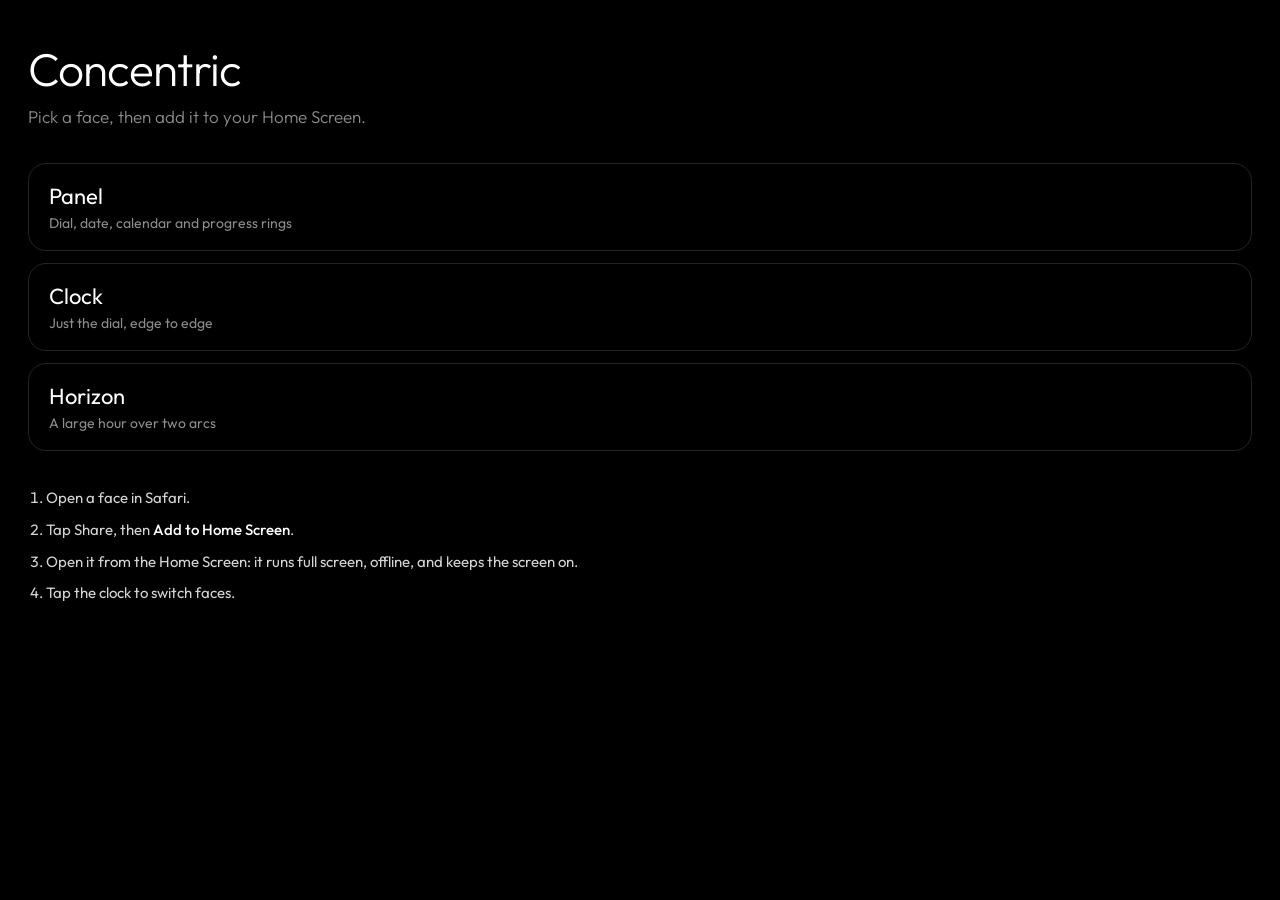
<file: index.html>
<!doctype html>
<html lang="en">
  <head>
    <meta charset="utf-8" />
    <meta name="viewport" content="width=device-width, initial-scale=1, viewport-fit=cover" />
    <title>Concentric Mobile</title>
    <meta name="description" content="A concentric ring clock for iPhone, as a home screen web app." />
    <meta name="theme-color" content="#000000" />
    <meta name="apple-mobile-web-app-status-bar-style" content="black-translucent" />
    <link rel="icon" href="icons/icon.svg" type="image/svg+xml" />
    <link rel="apple-touch-icon" href="icons/icon-180.png" />
    <link rel="preconnect" href="https://fonts.googleapis.com" />
    <link rel="preconnect" href="https://fonts.gstatic.com" crossorigin />
    <link rel="stylesheet" href="https://fonts.googleapis.com/css2?family=Outfit:wght@200..600&display=swap" />
    <link rel="stylesheet" href="css/base.css" />
    <link rel="stylesheet" href="css/index.css" />
  </head>
  <body>
    <main>
      <h1>Concentric</h1>
      <p class="lead">Pick a face, then add it to your Home Screen.</p>

      <ul class="faces">
        <li>
          <a href="panel.html">
            <span class="face-name">Panel</span>
            <span class="face-note">Dial, date, calendar and progress rings</span>
          </a>
        </li>
        <li>
          <a href="clock.html">
            <span class="face-name">Clock</span>
            <span class="face-note">Just the dial, edge to edge</span>
          </a>
        </li>
        <li>
          <a href="horizon.html">
            <span class="face-name">Horizon</span>
            <span class="face-note">A large hour over two arcs</span>
          </a>
        </li>
      </ul>

      <ol class="steps">
        <li>Open a face in Safari.</li>
        <li>Tap Share, then <b>Add to Home Screen</b>.</li>
        <li>Open it from the Home Screen: it runs full screen, offline, and keeps the screen on.</li>
        <li>Tap the clock to switch faces.</li>
      </ol>
    </main>

    <script>
      if ('serviceWorker' in navigator && location.protocol.startsWith('http')) {
        navigator.serviceWorker.register('sw.js').catch(() => {})
      }
    </script>
  </body>
</html>
</file>
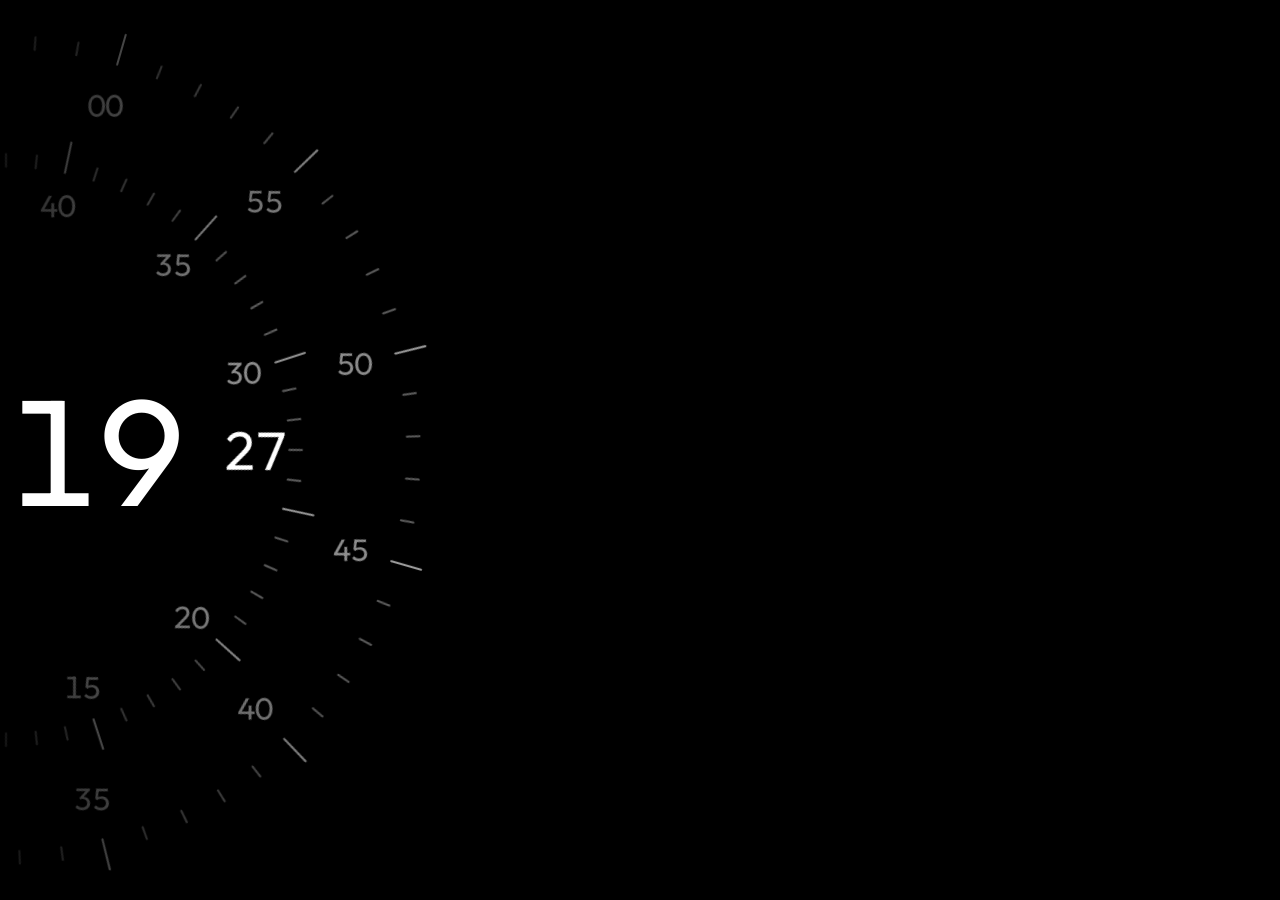
<file: clock.html>
<!doctype html>
<html lang="en">
  <head>
    <meta charset="utf-8" />
    <meta name="viewport" content="width=device-width, initial-scale=1, viewport-fit=cover" />
    <title>Concentric Clock</title>
    <meta name="description" content="A concentric ring clock for iPhone, as a home screen web app." />
    <meta name="theme-color" content="#000000" />
    <meta name="mobile-web-app-capable" content="yes" />
    <meta name="apple-mobile-web-app-capable" content="yes" />
    <meta name="apple-mobile-web-app-status-bar-style" content="black-translucent" />
    <meta name="apple-mobile-web-app-title" content="Clock" />
    <link rel="manifest" href="clock.webmanifest" />
    <link rel="icon" href="icons/icon.svg" type="image/svg+xml" />
    <link rel="apple-touch-icon" href="icons/icon-180.png" />
    <link rel="preconnect" href="https://fonts.googleapis.com" />
    <link rel="preconnect" href="https://fonts.gstatic.com" crossorigin />
    <link rel="stylesheet" href="https://fonts.googleapis.com/css2?family=Outfit:wght@200..600&display=swap" />
    <link rel="stylesheet" href="css/base.css" />
    <link rel="stylesheet" href="css/clock.css" />
  </head>
  <body data-page="clock">
    <main>
      <div class="dial">
        <div class="rings"></div>
        <div class="hour"></div>
      </div>
    </main>

    <nav class="nav" aria-label="Pages">
      <a href="panel.html" data-page="panel">Panel</a>
      <a href="clock.html" data-page="clock">Clock</a>
      <a href="horizon.html" data-page="horizon">Horizon</a>
    </nav>

    <script src="js/concentric.js"></script>
    <script src="js/clock.js"></script>
  </body>
</html>
</file>
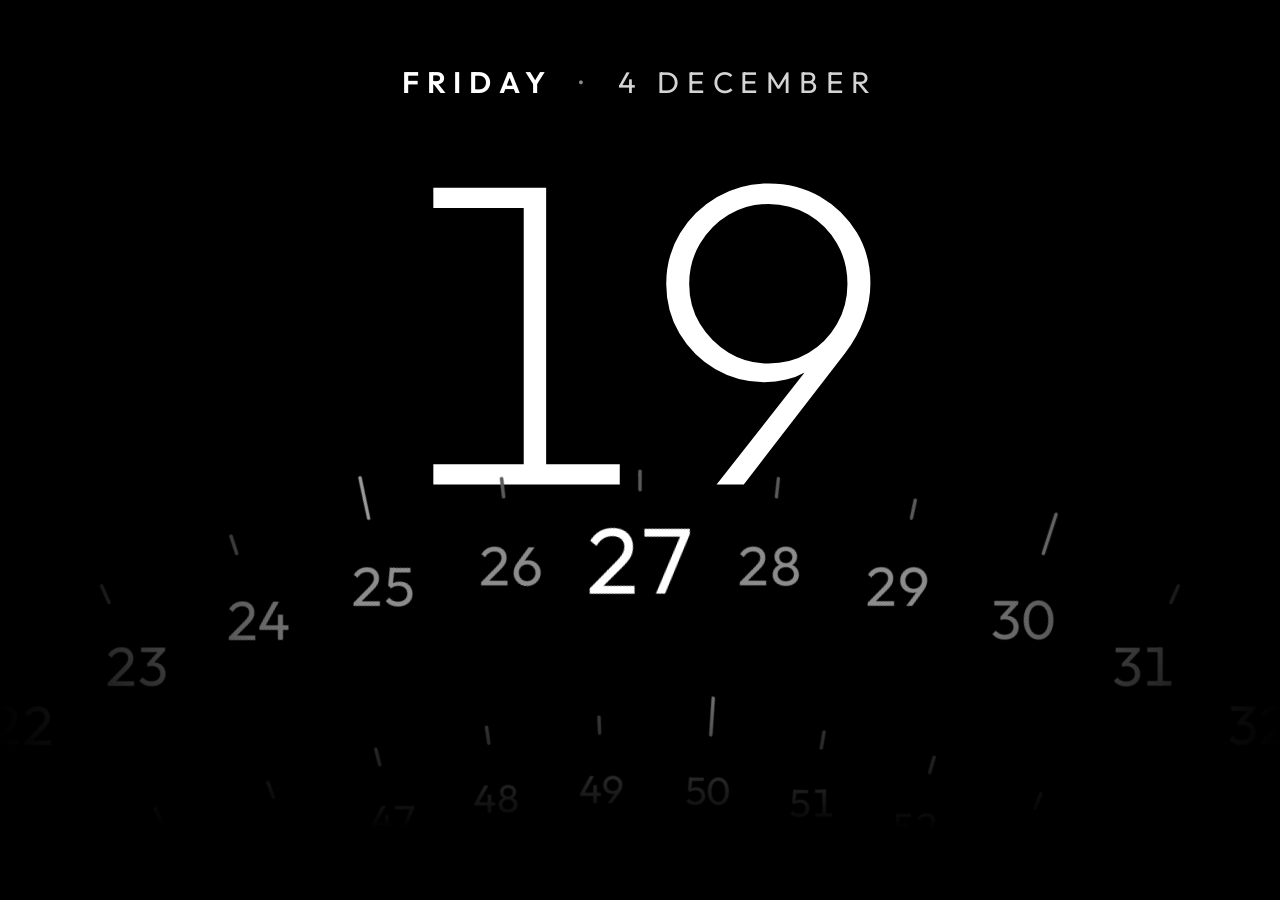
<file: horizon.html>
<!doctype html>
<html lang="en">
  <head>
    <meta charset="utf-8" />
    <meta name="viewport" content="width=device-width, initial-scale=1, viewport-fit=cover" />
    <title>Concentric Horizon</title>
    <meta name="description" content="A concentric ring clock for iPhone, as a home screen web app." />
    <meta name="theme-color" content="#000000" />
    <meta name="mobile-web-app-capable" content="yes" />
    <meta name="apple-mobile-web-app-capable" content="yes" />
    <meta name="apple-mobile-web-app-status-bar-style" content="black-translucent" />
    <meta name="apple-mobile-web-app-title" content="Horizon" />
    <link rel="manifest" href="horizon.webmanifest" />
    <link rel="icon" href="icons/icon.svg" type="image/svg+xml" />
    <link rel="apple-touch-icon" href="icons/icon-180.png" />
    <link rel="preconnect" href="https://fonts.googleapis.com" />
    <link rel="preconnect" href="https://fonts.gstatic.com" crossorigin />
    <link rel="stylesheet" href="https://fonts.googleapis.com/css2?family=Outfit:wght@200..600&display=swap" />
    <link rel="stylesheet" href="css/base.css" />
    <link rel="stylesheet" href="css/horizon.css" />
  </head>
  <body data-page="horizon">
    <main>
      <div class="date">
        <span class="weekday-name"></span>
        <span class="dot" aria-hidden="true">·</span>
        <span class="day-month"></span>
      </div>

      <div class="hour"></div>

      <div class="arcs">
        <div class="dial">
          <div class="rings"></div>
        </div>
        <div class="marker"></div>
      </div>
    </main>

    <nav class="nav" aria-label="Pages">
      <a href="panel.html" data-page="panel">Panel</a>
      <a href="clock.html" data-page="clock">Clock</a>
      <a href="horizon.html" data-page="horizon">Horizon</a>
    </nav>

    <script src="js/concentric.js"></script>
    <script src="js/horizon.js"></script>
  </body>
</html>
</file>
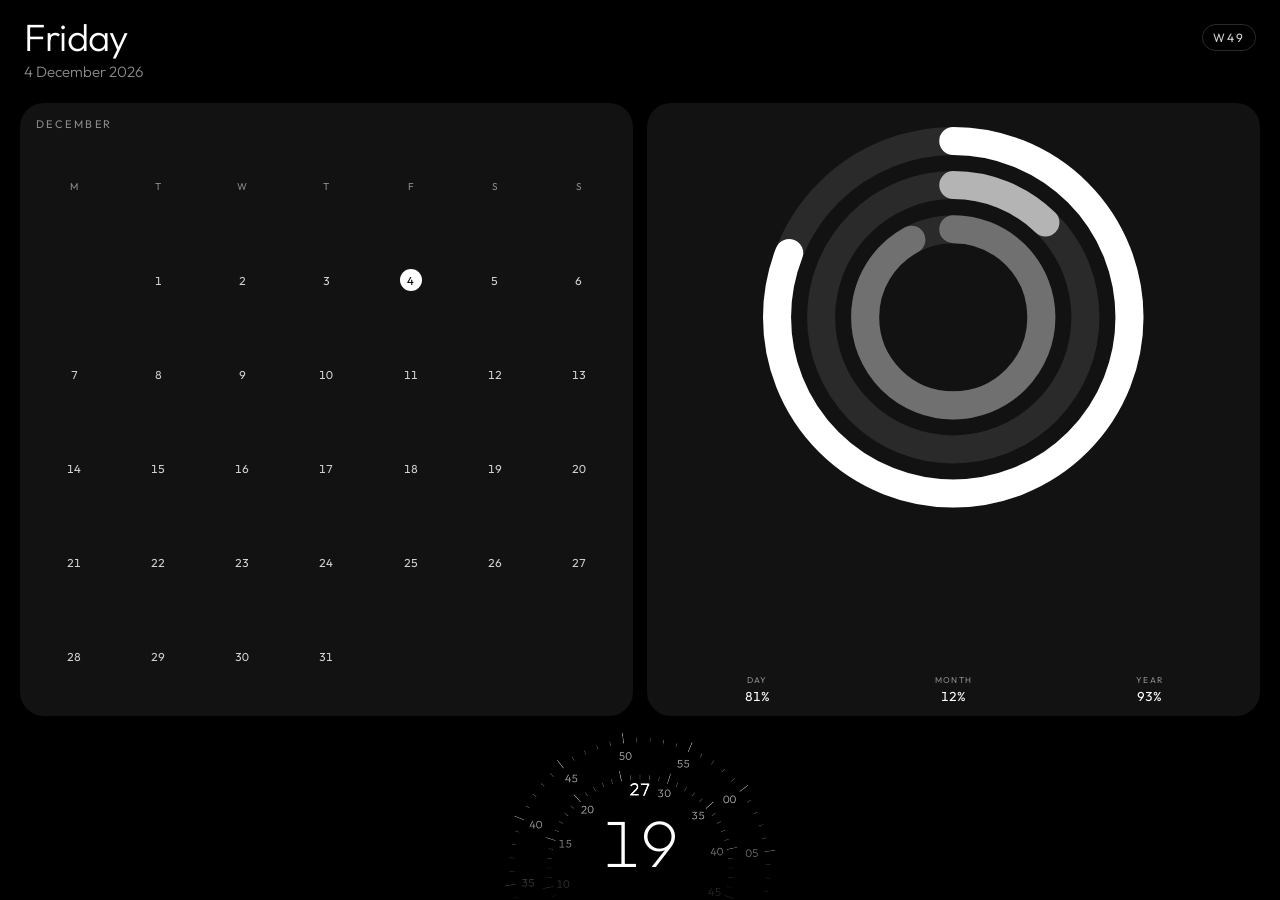
<file: panel.html>
<!doctype html>
<html lang="en">
  <head>
    <meta charset="utf-8" />
    <meta name="viewport" content="width=device-width, initial-scale=1, viewport-fit=cover" />
    <title>Concentric Panel</title>
    <meta name="description" content="A concentric ring clock for iPhone, as a home screen web app." />
    <meta name="theme-color" content="#000000" />
    <meta name="mobile-web-app-capable" content="yes" />
    <meta name="apple-mobile-web-app-capable" content="yes" />
    <meta name="apple-mobile-web-app-status-bar-style" content="black-translucent" />
    <meta name="apple-mobile-web-app-title" content="Panel" />
    <link rel="manifest" href="panel.webmanifest" />
    <link rel="icon" href="icons/icon.svg" type="image/svg+xml" />
    <link rel="apple-touch-icon" href="icons/icon-180.png" />
    <link rel="preconnect" href="https://fonts.googleapis.com" />
    <link rel="preconnect" href="https://fonts.gstatic.com" crossorigin />
    <link rel="stylesheet" href="https://fonts.googleapis.com/css2?family=Outfit:wght@200..600&display=swap" />
    <link rel="stylesheet" href="css/base.css" />
    <link rel="stylesheet" href="css/panel.css" />
  </head>
  <body data-page="panel">
    <main>
      <header class="today-header">
        <div>
          <div class="weekday"></div>
          <div class="full-date"></div>
        </div>
        <div class="week"></div>
      </header>

      <div class="tiles">
        <section class="tile calendar">
          <div class="tile-title calendar-title"></div>
          <div class="calendar-grid"></div>
        </section>

        <section class="tile progress-tile" aria-label="Progress">
          <svg class="progress-rings" viewBox="0 0 100 100" aria-hidden="true">
            <circle class="track" r="44" />
            <circle class="fill" data-ring="day" r="44" pathLength="100" />
            <circle class="track" r="33" />
            <circle class="fill" data-ring="month" r="33" pathLength="100" />
            <circle class="track" r="22" />
            <circle class="fill" data-ring="year" r="22" pathLength="100" />
          </svg>
          <dl class="legend">
            <div><dt>DAY</dt><dd data-label="day"></dd></div>
            <div><dt>MONTH</dt><dd data-label="month"></dd></div>
            <div><dt>YEAR</dt><dd data-label="year"></dd></div>
          </dl>
        </section>
      </div>

      <div class="dial-area">
        <div class="dial">
          <div class="rings"></div>
          <div class="hour"></div>
        </div>
      </div>
    </main>

    <nav class="nav" aria-label="Pages">
      <a href="panel.html" data-page="panel">Panel</a>
      <a href="clock.html" data-page="clock">Clock</a>
      <a href="horizon.html" data-page="horizon">Horizon</a>
    </nav>

    <script src="js/concentric.js"></script>
    <script src="js/panel.js"></script>
  </body>
</html>
</file>
<file: css/base.css>
:root {
  --bg: #000;
  --fg: #fff;
  --fg-soft: #d4d4d4;
  --muted: #8c8c8c;
  --tick: #5a5a5a;
  --tick-major: #9a9a9a;
  /* iPhone notch, Dynamic Island and home indicator. */
  --safe-top: env(safe-area-inset-top, 0px);
  --safe-bottom: env(safe-area-inset-bottom, 0px);
  --safe-left: env(safe-area-inset-left, 0px);
  --safe-right: env(safe-area-inset-right, 0px);
  font-family: 'Outfit', system-ui, -apple-system, sans-serif;
  color: var(--fg);
  background: var(--bg);
  color-scheme: dark;
}

* {
  box-sizing: border-box;
}

html,
body {
  height: 100%;
  margin: 0;
  overflow: hidden;
  overscroll-behavior: none;
  background: var(--bg);
}

/* It's a clock face, not a document: no selection, callouts or tap flashes. */
body {
  -webkit-user-select: none;
  user-select: none;
  -webkit-touch-callout: none;
  -webkit-tap-highlight-color: transparent;
  -webkit-text-size-adjust: 100%;
  touch-action: manipulation;
}

main {
  position: fixed;
  inset: 0;
  overflow: hidden;
}

/* The origin of every ring. Pages place it and clock.js sets its scale. */
.dial {
  position: absolute;
  width: 0;
  height: 0;
}

/* A 1000px box centered on the dial, so a fade mask can pivot around it. */
.rings {
  position: absolute;
  left: -500px;
  top: -500px;
  width: 1000px;
  height: 1000px;
  -webkit-mask-image: var(--fade);
  mask-image: var(--fade);
}

/* --- Rings ---------------------------------------------------------------- */

.ring {
  --turn: 0deg;
  --base: 0deg;
  --dir: 1;
  --label-size: 22px;
  --active-scale: 1.75;
  position: absolute;
  left: 500px;
  top: 500px;
  width: 0;
  height: 0;
  transform: rotate(calc(var(--base) + var(--turn) * var(--dir)));
  will-change: transform;
}

/* The minute ring rolls to each new value; the seconds ring moves every frame. */
.ring.minutes,
.ring.minutes .label {
  transition: transform 900ms cubic-bezier(0.65, 0, 0.25, 1), opacity 400ms ease;
}

.ring.seconds {
  animation: fade-in 1200ms ease 300ms both;
}

@keyframes fade-in {
  from {
    opacity: 0;
  }
}

.ticks {
  position: absolute;
  translate: -50% -50%;
  overflow: visible;
}

.ticks line {
  stroke: var(--tick);
  stroke-width: 1.5;
  stroke-linecap: round;
}

.ticks line.major {
  stroke: var(--tick-major);
}

.label {
  position: absolute;
  left: 0;
  top: 0;
  width: 0;
  height: 0;
}

.label > span {
  position: absolute;
  translate: -50% -50%;
  font-size: var(--label-size);
  line-height: 1;
  color: var(--muted);
  white-space: nowrap;
  font-variant-numeric: tabular-nums;
  transition: color 400ms ease, scale 400ms ease;
}

.label.active > span {
  color: var(--fg);
  scale: var(--active-scale);
}

.hour {
  line-height: 1;
  letter-spacing: -0.02em;
  font-variant-numeric: tabular-nums;
}

/* --- Panel pieces ------------------------------------------------------------ */

.weekday {
  font-weight: 300;
  line-height: 1;
  letter-spacing: -0.02em;
  color: var(--fg);
}

.full-date {
  font-weight: 300;
  color: var(--muted);
}

.calendar-title,
.progress-row > span:first-child {
  letter-spacing: 0.26em;
  color: var(--muted);
}

.calendar-grid {
  display: grid;
  grid-template-columns: repeat(7, 1fr);
  text-align: center;
  font-variant-numeric: tabular-nums;
  color: var(--fg-soft);
}

.calendar-head {
  color: var(--muted);
}

.calendar-grid .today {
  justify-self: center;
  min-width: 2.1em;
  color: var(--bg);
  background: var(--fg);
  border-radius: 999px;
  margin: -0.35em 0;
  padding: 0.35em 0;
}

.progress {
  display: grid;
}

.progress-row {
  display: grid;
  grid-template-columns: 4.5em 1fr 4.2em;
  align-items: center;
  gap: 1em;
  font-variant-numeric: tabular-nums;
  color: var(--fg-soft);
}

.progress-row > span:last-child {
  text-align: right;
}

.bar {
  height: 2px;
  background: var(--tick);
  border-radius: 2px;
  overflow: hidden;
}

.bar-fill {
  height: 100%;
  width: 0;
  background: var(--fg);
  transition: width 900ms ease;
}

/* --- Page switcher --------------------------------------------------------------- */

.nav {
  position: fixed;
  left: 50%;
  bottom: calc(var(--safe-bottom) + 18px);
  translate: -50% 12px;
  display: flex;
  gap: 4px;
  padding: 4px;
  border-radius: 999px;
  background: rgb(255 255 255 / 0.1);
  -webkit-backdrop-filter: blur(20px);
  backdrop-filter: blur(20px);
  opacity: 0;
  pointer-events: none;
  transition: opacity 300ms ease, translate 300ms ease;
  z-index: 10;
}

.nav.show {
  opacity: 1;
  translate: -50% 0;
  pointer-events: auto;
}

.nav a {
  padding: 9px 16px;
  border-radius: 999px;
  font-size: 14px;
  letter-spacing: 0.04em;
  color: var(--fg-soft);
  text-decoration: none;
}

.nav a[aria-current='page'] {
  color: var(--bg);
  background: var(--fg);
}

@media (prefers-reduced-motion: reduce) {
  .ring.minutes,
  .ring.minutes .label,
  .label > span,
  .bar-fill,
  .nav {
    transition: none;
  }

  .ring.seconds {
    animation: none;
  }
}
</file>
<file: css/index.css>
main {
  overflow-y: auto;
  padding: calc(var(--safe-top) + 40px) calc(var(--safe-right) + 28px) calc(var(--safe-bottom) + 32px)
    calc(var(--safe-left) + 28px);
}

h1 {
  margin: 0;
  font-size: 46px;
  font-weight: 300;
  letter-spacing: -0.02em;
}

.lead {
  margin: 8px 0 0;
  font-size: 17px;
  font-weight: 300;
  color: var(--muted);
}

.faces {
  display: grid;
  gap: 12px;
  margin: 36px 0 0;
  padding: 0;
  list-style: none;
}

.faces a {
  display: grid;
  gap: 4px;
  padding: 18px 20px;
  border: 1px solid rgb(255 255 255 / 0.14);
  border-radius: 18px;
  color: inherit;
  text-decoration: none;
}

.faces a:active {
  background: rgb(255 255 255 / 0.08);
}

.face-name {
  font-size: 22px;
}

.face-note {
  font-size: 14px;
  color: var(--muted);
}

.steps {
  margin: 36px 0 0;
  padding-left: 1.2em;
  display: grid;
  gap: 10px;
  font-size: 15px;
  line-height: 1.45;
  color: var(--fg-soft);
}

.steps b {
  font-weight: 500;
  color: var(--fg);
}
</file>
<file: css/clock.css>
/* Just the dial: its center on the left edge, the rings filling the screen
   width and reading across at 3 o'clock. */
.dial {
  left: calc(var(--safe-left) + 6px);
  top: 50%;
}

.rings {
  /* Fade the rings out as they curve away from the reading line. */
  --fade: conic-gradient(
    from 0deg at 50% 50%,
    rgb(0 0 0 / 0.25) 0deg,
    #000 60deg,
    #000 120deg,
    rgb(0 0 0 / 0.25) 180deg,
    transparent 205deg,
    transparent 335deg,
    rgb(0 0 0 / 0.25) 360deg
  );
}

.hour {
  position: absolute;
  left: 3px;
  top: 0;
  translate: 0 -50%;
  font-size: 108px;
}
</file>
<file: css/horizon.css>
/* The rings are huge circles centered below the screen, so only the top of
   each shows, as a gentle arc under a large hour. horizon.js sets --scale and
   places the dial. */
main {
  --scale: 1;
}

.date {
  position: absolute;
  left: 50%;
  top: calc(var(--safe-top) + 7vh);
  translate: -50% 0;
  display: flex;
  gap: 0.9em;
  font-size: calc(13px * var(--scale));
  letter-spacing: 0.26em;
  color: var(--fg-soft);
  white-space: nowrap;
}

.weekday-name {
  font-weight: 600;
  color: var(--fg);
}

.dot {
  color: var(--muted);
}

.hour {
  position: absolute;
  left: 50%;
  top: 36%;
  translate: -50% -50%;
  font-size: calc(190px * var(--scale));
  font-weight: 200;
  letter-spacing: -0.03em;
}

/* Fade the arcs out toward both sides and the bottom of the screen. */
.arcs {
  position: absolute;
  inset: 0;
  -webkit-mask-image:
    linear-gradient(to right, transparent, #000 28%, #000 72%, transparent),
    linear-gradient(to bottom, #000 72%, transparent 92%);
  -webkit-mask-composite: source-in;
  mask-image:
    linear-gradient(to right, transparent, #000 28%, #000 72%, transparent),
    linear-gradient(to bottom, #000 72%, transparent 92%);
  mask-composite: intersect;
}

.dial {
  left: 50%;
}

/* The arcs are far bigger than the 1000px fade box; the .arcs mask fades them. */
.rings {
  -webkit-mask-image: none;
  mask-image: none;
}

.minutes {
  --label-size: 24px;
  --active-scale: 1.7;
}

.seconds {
  --label-size: 17px;
}

/* A thin line down from the reading point, through both arcs. */
.marker {
  position: absolute;
  left: 50%;
  width: 1px;
  height: calc(150px * var(--scale));
  background: linear-gradient(to bottom, var(--fg-soft), transparent);
  opacity: 0.5;
}
</file>
<file: css/panel.css>
/* A phone layout of its own: the date and two widget-sized tiles on top, and
   a round dial read at 12 o'clock filling the rest. */
main {
  display: grid;
  grid-template-rows: auto auto 1fr;
  padding: calc(var(--safe-top) + 18px) calc(var(--safe-right) + 20px) calc(var(--safe-bottom) + 16px)
    calc(var(--safe-left) + 20px);
}

/* --- Date ----------------------------------------------------------------- */

.today-header {
  display: flex;
  justify-content: space-between;
  align-items: flex-start;
  padding: 0 4px;
}

.today-header .weekday {
  font-size: 38px;
}

.today-header .full-date {
  margin-top: 6px;
  font-size: 15px;
}

.week {
  margin-top: 6px;
  padding: 5px 10px;
  border: 1px solid rgb(255 255 255 / 0.16);
  border-radius: 999px;
  font-size: 12px;
  letter-spacing: 0.18em;
  color: var(--fg-soft);
}

/* --- Dial ------------------------------------------------------------------ */

.dial-area {
  position: relative;
}

/* panel.js places the center and sets the scale. */
.dial {
  left: 50%;
}

.rings {
  /* Fully drawn across the top, fading out down the sides. */
  --fade: conic-gradient(
    from 0deg at 50% 50%,
    #000 0deg,
    #000 62deg,
    rgb(0 0 0 / 0.3) 100deg,
    transparent 128deg,
    transparent 232deg,
    rgb(0 0 0 / 0.3) 260deg,
    #000 298deg,
    #000 360deg
  );
}

.ring {
  --label-size: 25px;
  --active-scale: 1.6;
}

/* Raised inside the arch: the dial sits so low that its center is near the
   bottom of the screen. */
.hour {
  position: absolute;
  left: 0;
  top: 0;
  translate: -50% -88%;
  font-size: 150px;
  font-weight: 200;
}

/* --- Tiles -------------------------------------------------------------------- */

.tiles {
  display: grid;
  margin-top: 22px;
  grid-template-columns: 1fr 1fr;
  gap: 14px;
}

.tile {
  aspect-ratio: 1;
  display: flex;
  flex-direction: column;
  padding: 14px 12px 12px;
  border-radius: 24px;
  background: rgb(255 255 255 / 0.07);
}

.tile-title {
  padding: 0 4px;
  font-size: 11px;
  letter-spacing: 0.22em;
  color: var(--muted);
}

.calendar-grid {
  flex: 1;
  margin-top: 8px;
  grid-auto-rows: 1fr;
  align-items: center;
  font-size: 11.5px;
}

.calendar-head {
  font-size: 10px;
}

.calendar-grid .today {
  min-width: 1.9em;
  margin: 0;
  padding: 0.3em 0;
}

/* Day, month and year as concentric rings, filling clockwise from the top. */
.progress-tile {
  align-items: center;
  justify-content: space-between;
}

.progress-rings {
  width: 68%;
  rotate: -90deg;
}

.progress-rings circle {
  cx: 50px;
  cy: 50px;
  fill: none;
  stroke-width: 7;
}

.progress-rings .track {
  stroke: rgb(255 255 255 / 0.1);
}

.progress-rings .fill {
  stroke-linecap: round;
  stroke-dasharray: 0 100;
  transition: stroke-dasharray 900ms ease;
}

.progress-rings [data-ring='day'] {
  stroke: var(--fg);
}

.progress-rings [data-ring='month'] {
  stroke: #b4b4b4;
}

.progress-rings [data-ring='year'] {
  stroke: #707070;
}

.legend {
  display: grid;
  grid-template-columns: repeat(3, 1fr);
  width: 100%;
  margin: 0;
  text-align: center;
}

.legend dt {
  font-size: 8.5px;
  letter-spacing: 0.16em;
  color: var(--muted);
}

.legend dd {
  margin: 3px 0 0;
  font-size: 13px;
  font-variant-numeric: tabular-nums;
}

@media (prefers-reduced-motion: reduce) {
  .progress-rings .fill {
    transition: none;
  }
}
</file>
